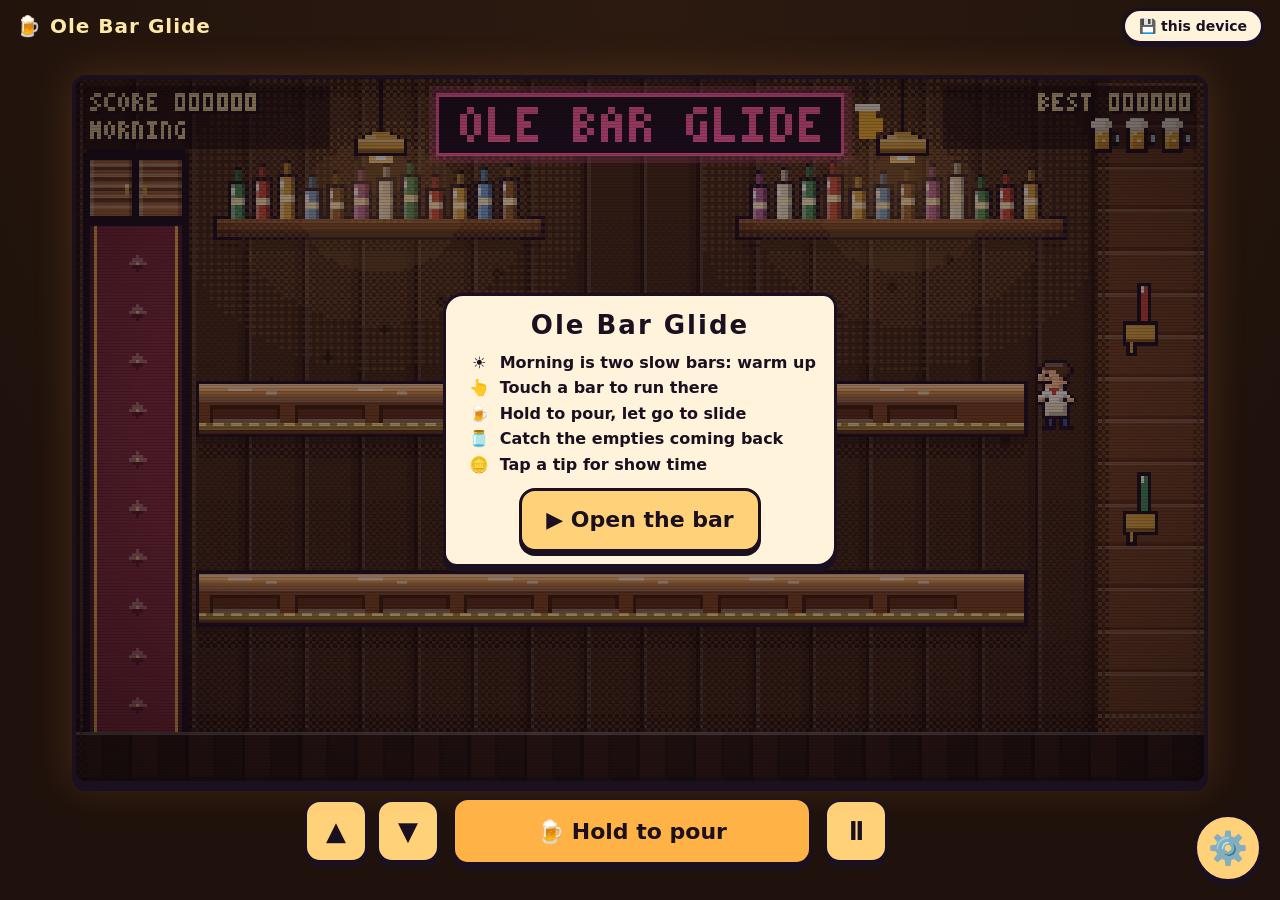
<file: index.html>
<!DOCTYPE html>
<html lang="en">
<head>
  <meta charset="utf-8">
  <meta name="viewport" content="width=device-width, initial-scale=1, viewport-fit=cover, user-scalable=no">
  <meta name="apple-mobile-web-app-capable" content="yes">
  <title>Ole Bar Glide</title>
  <link rel="stylesheet" href="css/style.css">
</head>
<body data-theme="saloon">
  <header class="top">
    <h1>🍺 Ole Bar Glide</h1>
    <button class="pill device" id="pill" type="button" title="Database status">💾 this device</button>
  </header>

  <main class="stage">
    <div class="screen" id="screen">
      <canvas id="game" width="320" height="200" aria-label="The bar"></canvas>
      <div class="crt" id="crt"></div>

      <div class="overlay" id="titleOverlay">
        <div class="card">
          <h2>Ole Bar Glide</h2>
          <ol class="how">
            <li><span>☀️</span> Morning is two slow bars: warm up</li>
            <li><span>👆</span> Touch a bar to run there</li>
            <li><span>🍺</span> Hold to pour, let go to slide</li>
            <li><span>🫙</span> Catch the empties coming back</li>
            <li><span>🪙</span> Tap a tip for show time</li>
          </ol>
          <button class="btn big" id="playBtn" type="button">▶ Open the bar</button>
        </div>
      </div>

      <div class="overlay" id="overOverlay" hidden>
        <div class="card">
          <h2>Closing time</h2>
          <p class="score" id="overScore">0</p>
          <p class="sub" id="overInfo"></p>
          <form class="initials" id="scoreForm">
            <input id="initials" maxlength="3" autocomplete="off" placeholder="AAA" aria-label="Your initials">
            <button class="btn" type="submit">💾 Save</button>
          </form>
          <ol class="topList" id="overTop"></ol>
          <button class="btn big" id="againBtn" type="button">▶ Pour again</button>
        </div>
      </div>
    </div>

    <div class="controls">
      <div class="lanePad">
        <button class="btn pad" id="upBtn" type="button" aria-label="Up one bar">▲</button>
        <button class="btn pad" id="downBtn" type="button" aria-label="Down one bar">▼</button>
      </div>
      <button class="btn pour" id="pourBtn" type="button">🍺 Hold to pour</button>
      <button class="btn pad" id="pauseBtn" type="button" aria-label="Pause">⏸</button>
    </div>
  </main>

  <button class="gear" id="gear" aria-label="Settings" aria-expanded="false" aria-controls="drawer">⚙️</button>
  <aside class="drawer" id="drawer" hidden>
    <div class="drawerHead"><h2>Settings</h2><button class="mini" id="closeDrawer" type="button" aria-label="Close">✖</button></div>

    <section class="panel" data-panel="game">
      <button class="panelHead" type="button" aria-expanded="true"><span>🎮</span><span class="panelTitle">Game</span><span class="panelMark">▾</span></button>
      <div class="panelBody">
        <div class="setting"><label>Start the day at</label>
          <div class="seg" data-key="start"><button data-v="1">☀️ Morning</button><button data-v="3">🌤️ Afternoon</button><button data-v="5">🌙 Night</button></div>
          <p class="sub">Morning is two slow bars to warm up. Changing this starts a new game.</p></div>
        <div class="setting"><label>Speed</label>
          <div class="seg" data-key="speed"><button data-v="slow">🐢 Slow</button><button data-v="normal">Normal</button><button data-v="fast">🐇 Fast</button></div></div>
        <div class="setting"><label for="glass">Empty glasses coming back: <b id="glassVal"></b></label>
          <input type="range" id="glass" data-key="glass" min="0.5" max="1.5" step="0.25">
          <p class="sub">How fast an empty mug slides back to you. Slower gives you more time.</p></div>
        <div class="setting"><label for="events">Bonus events: <b id="eventsVal"></b></label>
          <input type="range" id="events" data-key="events" min="0" max="4" step="1">
          <p class="sub">A drunk dancer, a bar fight, a celebration or a helper on a break. Off to Lots; they come at uneven times.</p></div>
        <div class="setting"><label>Glasses you can break</label>
          <div class="seg" data-key="glasses"><button data-v="3">3</button><button data-v="5">5</button></div>
          <p class="sub">Counts from the next game.</p></div>
        <div class="setting"><label>When the boss comes</label>
          <div class="seg" data-key="ending"><button data-v="spank">👋 Spank</button><button data-v="gentle">☝️ Telling off</button></div></div>
      </div>
    </section>

    <section class="panel" data-panel="look">
      <button class="panelHead" type="button" aria-expanded="true"><span>🎨</span><span class="panelTitle">Look and sound</span><span class="panelMark">▾</span></button>
      <div class="panelBody">
        <div class="setting"><label>Room</label>
          <div class="seg" data-key="theme"><button data-v="saloon">🌙 Saloon night</button><button data-v="pastel">☀️ Pastel day</button></div></div>
        <div class="setting"><label>Old TV lines</label>
          <div class="seg" data-key="crt"><button data-v="1">On</button><button data-v="0">Off</button></div></div>
        <div class="setting"><label>Sound</label>
          <div class="seg" data-key="sound"><button data-v="1">On</button><button data-v="0">Off</button></div></div>
        <div class="setting"><label>Music</label>
          <div class="seg" data-key="music"><button data-v="1">🎵 On</button><button data-v="0">Off</button></div></div>
      </div>
    </section>

    <section class="panel" data-panel="pages">
      <button class="panelHead" type="button" aria-expanded="true"><span>🎛️</span><span class="panelTitle">Pages</span><span class="panelMark">▾</span></button>
      <div class="panelBody">
        <a class="btn ghost link" href="synth.html">🎛️ Sound lab: play with the synthesizer</a>
        <a class="btn ghost link" href="v1/index.html">🕹️ Version 1: the pixel original (0.4.0)</a>
      </div>
    </section>

    <section class="panel" data-panel="notes">
      <button class="panelHead" type="button" aria-expanded="true"><span>📝</span><span class="panelTitle">Notes for improvement</span><span class="panelMark">▾</span></button>
      <div class="panelBody">
        <p class="sub" id="noteWhere"></p>
        <textarea id="noteText" rows="3" placeholder="What would make this better?"></textarea>
        <div class="row">
          <button class="btn" id="noteSave" type="button">Save note</button>
          <button class="btn ghost" id="noteCopy" type="button">Copy notes</button>
          <select id="noteFilter" aria-label="Which notes"><option value="open">Open</option><option value="all">All</option></select>
        </div>
        <ul class="noteList" id="noteList"></ul>
      </div>
    </section>

    <section class="panel" data-panel="scores">
      <button class="panelHead" type="button" aria-expanded="true"><span>🏆</span><span class="panelTitle">Top scores</span><span class="panelMark">▾</span></button>
      <div class="panelBody">
        <p class="sub">This device</p>
        <ol class="topList" id="localTop"></ol>
        <p class="sub">Family</p>
        <ol class="topList" id="familyTop"><li>Sign in to see the family scores.</li></ol>
      </div>
    </section>

    <section class="panel" data-panel="db" data-open="false">
      <button class="panelHead" type="button" aria-expanded="false"><span>☁️</span><span class="panelTitle">Family database</span><span class="panelMark">▾</span></button>
      <div class="panelBody">
        <p class="sub" id="signInStatus"></p>
        <form class="signForm" id="signInForm">
          <input id="signEmail" type="email" autocomplete="username" placeholder="Email" required>
          <input id="signPassword" type="password" autocomplete="current-password" placeholder="Password" required>
          <button class="btn" type="submit">🔑 Sign in</button>
        </form>
        <button class="btn ghost" id="signOut" type="button" hidden>🚪 Sign out</button>
        <button class="btn ghost" id="checkDb" type="button">🔎 Check database</button>
        <p class="sub pre" id="dbCheck"></p>
      </div>
    </section>

    <label class="toggle"><input type="checkbox" id="showErrors"> Show errors</label>

    <section class="panel" data-panel="info" data-open="false">
      <button class="panelHead" type="button" aria-expanded="false"><span>ℹ️</span><span class="panelTitle">Version</span><span class="panelMark">▾</span></button>
      <div class="panelBody">
        <p class="sub" id="versionLine"></p>
        <ul class="changes" id="changelog"></ul>
      </div>
    </section>
  </aside>
  <div id="errorsPanel" class="errorsPanel" hidden></div>

  <script src="js/config.js"></script>
  <script src="js/sprites.js"></script>
  <script src="js/sound.js"></script>
  <script src="js/game.js"></script>
  <script src="js/app.js"></script>
</body>
</html>
</file>
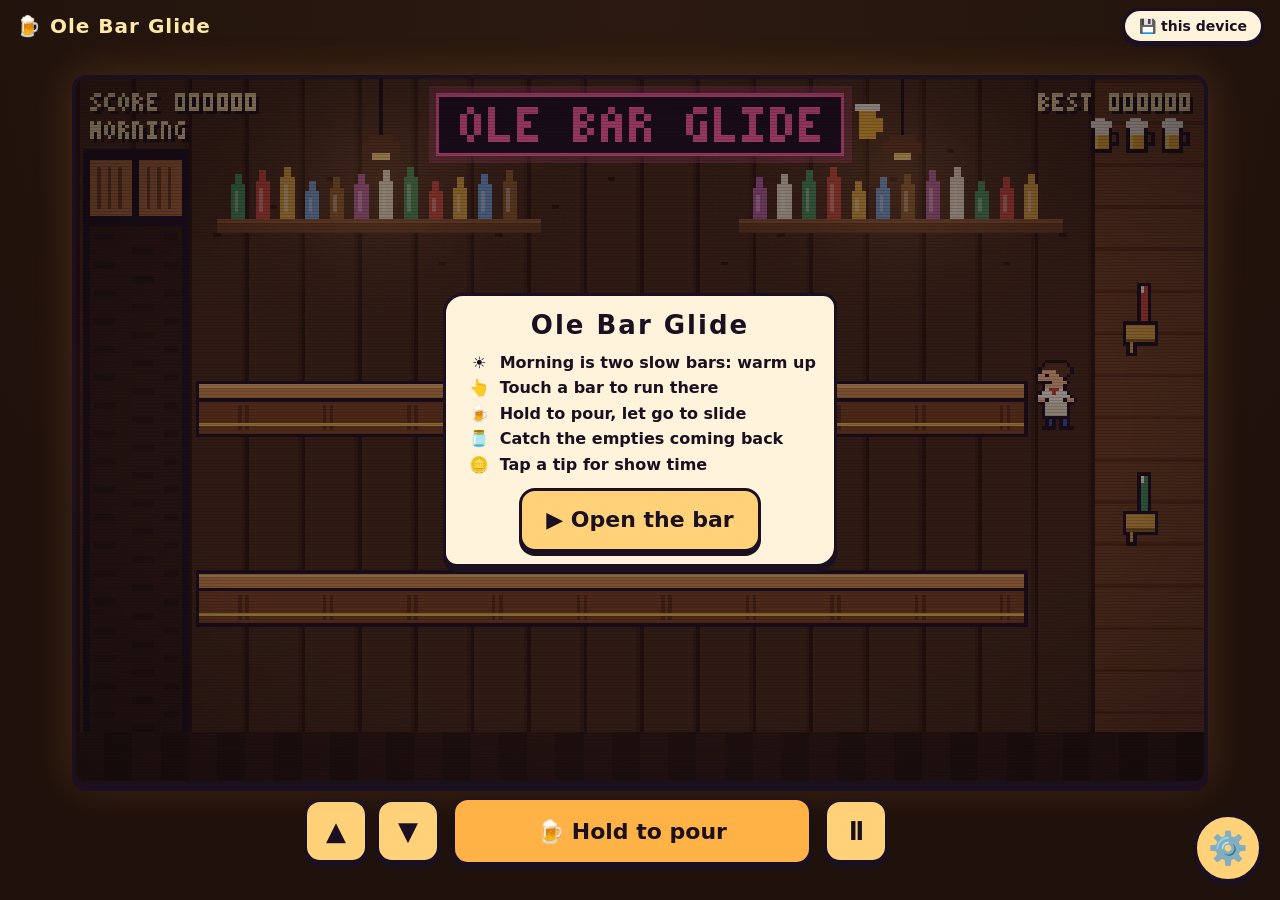
<file: v1/index.html>
<!DOCTYPE html>
<html lang="en">
<head>
  <meta charset="utf-8">
  <meta name="viewport" content="width=device-width, initial-scale=1, viewport-fit=cover, user-scalable=no">
  <meta name="apple-mobile-web-app-capable" content="yes">
  <title>V1 · Ole Bar Glide</title>
  <link rel="stylesheet" href="css/style.css">
</head>
<body data-theme="saloon">
  <header class="top">
    <h1>🍺 Ole Bar Glide</h1>
    <button class="pill device" id="pill" type="button" title="Database status">💾 this device</button>
  </header>

  <main class="stage">
    <div class="screen" id="screen">
      <canvas id="game" width="320" height="200" aria-label="The bar"></canvas>
      <div class="crt" id="crt"></div>

      <div class="overlay" id="titleOverlay">
        <div class="card">
          <h2>Ole Bar Glide</h2>
          <ol class="how">
            <li><span>☀️</span> Morning is two slow bars: warm up</li>
            <li><span>👆</span> Touch a bar to run there</li>
            <li><span>🍺</span> Hold to pour, let go to slide</li>
            <li><span>🫙</span> Catch the empties coming back</li>
            <li><span>🪙</span> Tap a tip for show time</li>
          </ol>
          <button class="btn big" id="playBtn" type="button">▶ Open the bar</button>
        </div>
      </div>

      <div class="overlay" id="overOverlay" hidden>
        <div class="card">
          <h2>Closing time</h2>
          <p class="score" id="overScore">0</p>
          <p class="sub" id="overInfo"></p>
          <form class="initials" id="scoreForm">
            <input id="initials" maxlength="3" autocomplete="off" placeholder="AAA" aria-label="Your initials">
            <button class="btn" type="submit">💾 Save</button>
          </form>
          <ol class="topList" id="overTop"></ol>
          <button class="btn big" id="againBtn" type="button">▶ Pour again</button>
        </div>
      </div>
    </div>

    <div class="controls">
      <div class="lanePad">
        <button class="btn pad" id="upBtn" type="button" aria-label="Up one bar">▲</button>
        <button class="btn pad" id="downBtn" type="button" aria-label="Down one bar">▼</button>
      </div>
      <button class="btn pour" id="pourBtn" type="button">🍺 Hold to pour</button>
      <button class="btn pad" id="pauseBtn" type="button" aria-label="Pause">⏸</button>
    </div>
  </main>

  <button class="gear" id="gear" aria-label="Settings" aria-expanded="false" aria-controls="drawer">⚙️</button>
  <aside class="drawer" id="drawer" hidden>
    <div class="drawerHead"><h2>Settings</h2><button class="mini" id="closeDrawer" type="button" aria-label="Close">✖</button></div>

    <section class="panel" data-panel="game">
      <button class="panelHead" type="button" aria-expanded="true"><span>🎮</span><span class="panelTitle">Game</span><span class="panelMark">▾</span></button>
      <div class="panelBody">
        <div class="setting"><label>Start the day at</label>
          <div class="seg" data-key="start"><button data-v="1">☀️ Morning</button><button data-v="3">🌤️ Afternoon</button><button data-v="5">🌙 Night</button></div>
          <p class="sub">Morning is two slow bars to warm up. Changing this starts a new game.</p></div>
        <div class="setting"><label>Speed</label>
          <div class="seg" data-key="speed"><button data-v="slow">🐢 Slow</button><button data-v="normal">Normal</button><button data-v="fast">🐇 Fast</button></div></div>
        <div class="setting"><label for="glass">Empty glasses coming back: <b id="glassVal"></b></label>
          <input type="range" id="glass" data-key="glass" min="0.5" max="1.5" step="0.25">
          <p class="sub">How fast an empty mug slides back to you. Slower gives you more time.</p></div>
        <div class="setting"><label for="events">Bonus events: <b id="eventsVal"></b></label>
          <input type="range" id="events" data-key="events" min="0" max="4" step="1">
          <p class="sub">A drunk dancer, a bar fight, a celebration or a helper on a break. Off to Lots; they come at uneven times.</p></div>
        <div class="setting"><label>Glasses you can break</label>
          <div class="seg" data-key="glasses"><button data-v="3">3</button><button data-v="5">5</button></div>
          <p class="sub">Counts from the next game.</p></div>
        <div class="setting"><label>When the boss comes</label>
          <div class="seg" data-key="ending"><button data-v="spank">👋 Spank</button><button data-v="gentle">☝️ Telling off</button></div></div>
      </div>
    </section>

    <section class="panel" data-panel="look">
      <button class="panelHead" type="button" aria-expanded="true"><span>🎨</span><span class="panelTitle">Look and sound</span><span class="panelMark">▾</span></button>
      <div class="panelBody">
        <div class="setting"><label>Room</label>
          <div class="seg" data-key="theme"><button data-v="saloon">🌙 Saloon night</button><button data-v="pastel">☀️ Pastel day</button></div></div>
        <div class="setting"><label>Old TV lines</label>
          <div class="seg" data-key="crt"><button data-v="1">On</button><button data-v="0">Off</button></div></div>
        <div class="setting"><label>Sound</label>
          <div class="seg" data-key="sound"><button data-v="1">On</button><button data-v="0">Off</button></div></div>
        <div class="setting"><label>Music</label>
          <div class="seg" data-key="music"><button data-v="1">🎵 On</button><button data-v="0">Off</button></div></div>
      </div>
    </section>

    <section class="panel" data-panel="pages">
      <button class="panelHead" type="button" aria-expanded="true"><span>🎛️</span><span class="panelTitle">Pages</span><span class="panelMark">▾</span></button>
      <div class="panelBody">
        <a class="btn ghost link" href="../synth.html">🎛️ Sound lab: play with the synthesizer</a>
        <a class="btn ghost link" href="../index.html">✨ Back to the current version</a>
      </div>
    </section>

    <section class="panel" data-panel="notes">
      <button class="panelHead" type="button" aria-expanded="true"><span>📝</span><span class="panelTitle">Notes for improvement</span><span class="panelMark">▾</span></button>
      <div class="panelBody">
        <p class="sub" id="noteWhere"></p>
        <textarea id="noteText" rows="3" placeholder="What would make this better?"></textarea>
        <div class="row">
          <button class="btn" id="noteSave" type="button">Save note</button>
          <button class="btn ghost" id="noteCopy" type="button">Copy notes</button>
          <select id="noteFilter" aria-label="Which notes"><option value="open">Open</option><option value="all">All</option></select>
        </div>
        <ul class="noteList" id="noteList"></ul>
      </div>
    </section>

    <section class="panel" data-panel="scores">
      <button class="panelHead" type="button" aria-expanded="true"><span>🏆</span><span class="panelTitle">Top scores</span><span class="panelMark">▾</span></button>
      <div class="panelBody">
        <p class="sub">This device</p>
        <ol class="topList" id="localTop"></ol>
        <p class="sub">Family</p>
        <ol class="topList" id="familyTop"><li>Sign in to see the family scores.</li></ol>
      </div>
    </section>

    <section class="panel" data-panel="db" data-open="false">
      <button class="panelHead" type="button" aria-expanded="false"><span>☁️</span><span class="panelTitle">Family database</span><span class="panelMark">▾</span></button>
      <div class="panelBody">
        <p class="sub" id="signInStatus"></p>
        <form class="signForm" id="signInForm">
          <input id="signEmail" type="email" autocomplete="username" placeholder="Email" required>
          <input id="signPassword" type="password" autocomplete="current-password" placeholder="Password" required>
          <button class="btn" type="submit">🔑 Sign in</button>
        </form>
        <button class="btn ghost" id="signOut" type="button" hidden>🚪 Sign out</button>
        <button class="btn ghost" id="checkDb" type="button">🔎 Check database</button>
        <p class="sub pre" id="dbCheck"></p>
      </div>
    </section>

    <label class="toggle"><input type="checkbox" id="showErrors"> Show errors</label>

    <section class="panel" data-panel="info" data-open="false">
      <button class="panelHead" type="button" aria-expanded="false"><span>ℹ️</span><span class="panelTitle">Version</span><span class="panelMark">▾</span></button>
      <div class="panelBody">
        <p class="sub" id="versionLine"></p>
        <ul class="changes" id="changelog"></ul>
      </div>
    </section>
  </aside>
  <div id="errorsPanel" class="errorsPanel" hidden></div>

  <script src="js/config.js"></script>
  <script src="js/sprites.js"></script>
  <script src="js/sound.js"></script>
  <script src="js/game.js"></script>
  <script src="js/app.js"></script>
</body>
</html>
</file>
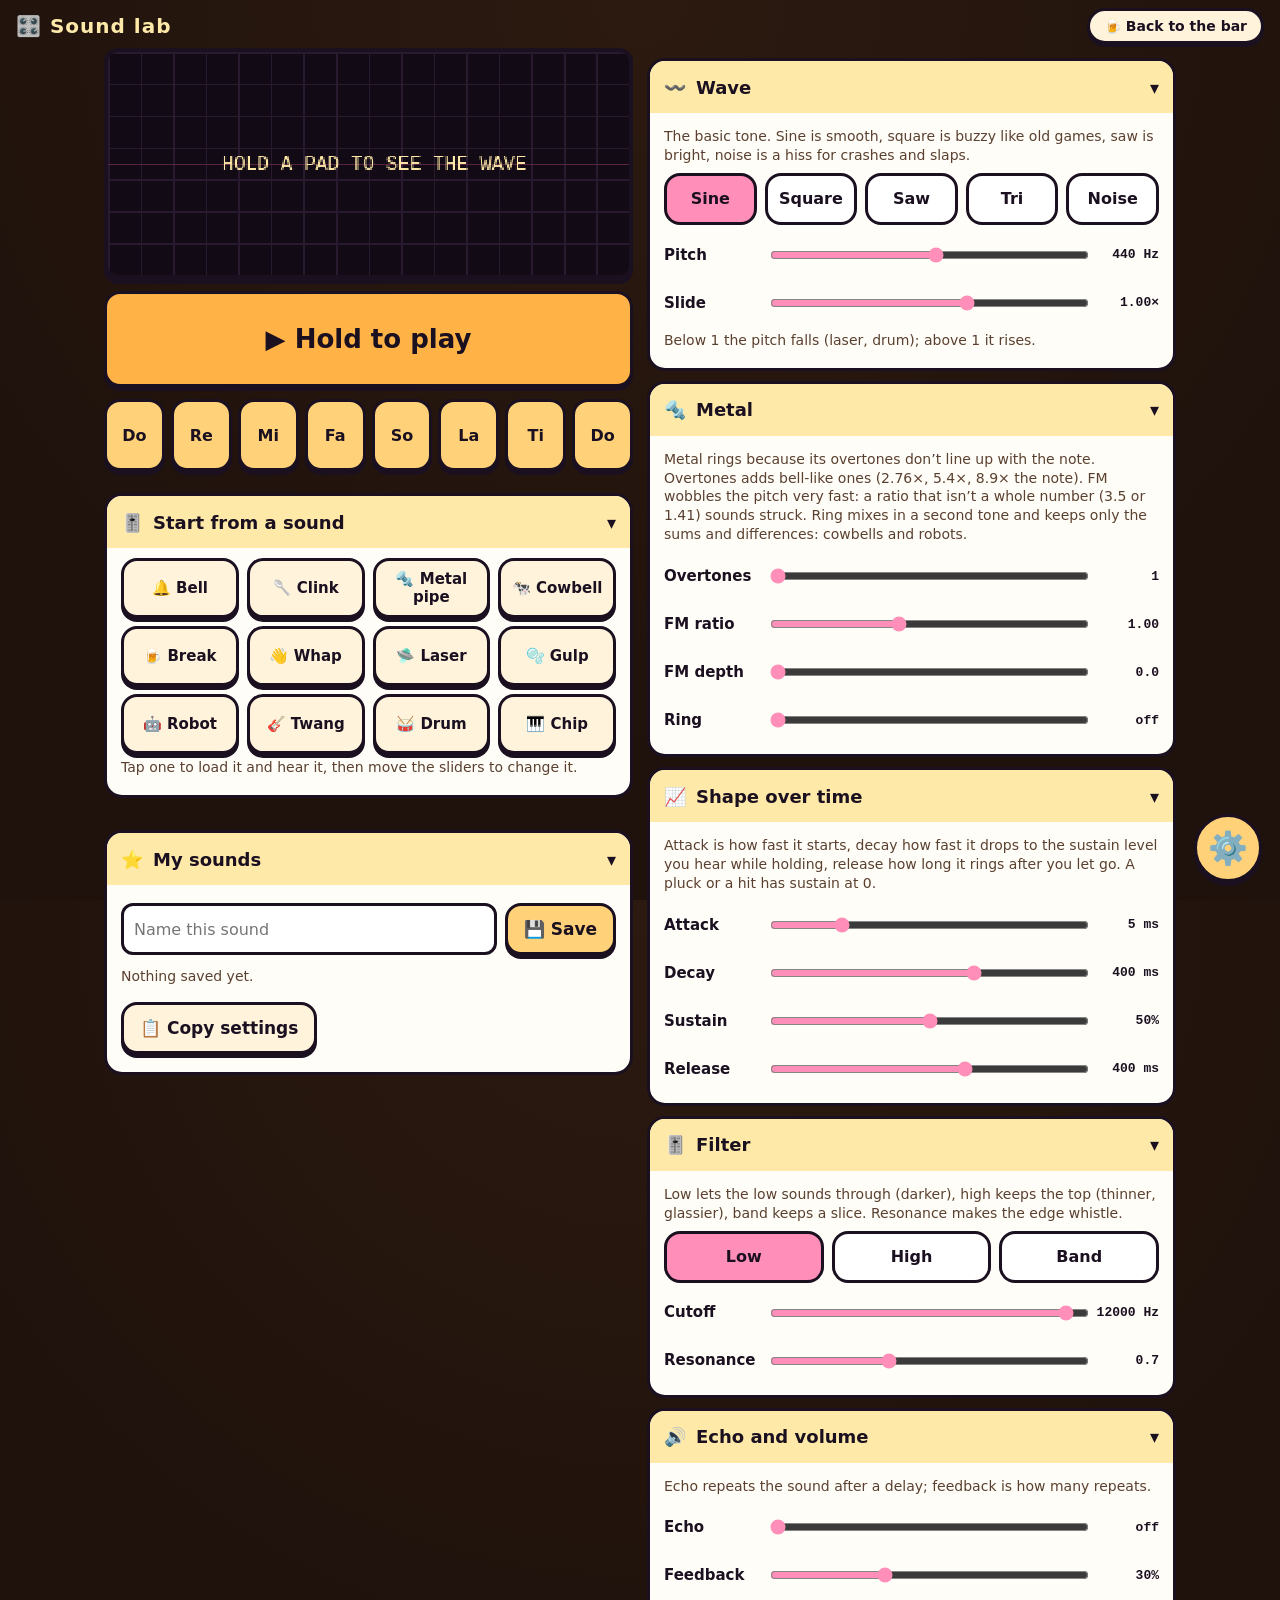
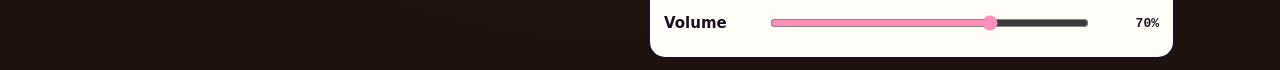
<file: synth.html>
<!DOCTYPE html>
<html lang="en">
<head>
  <meta charset="utf-8">
  <meta name="viewport" content="width=device-width, initial-scale=1, viewport-fit=cover">
  <title>Sound lab · Ole Bar Glide</title>
  <link rel="stylesheet" href="css/style.css">
  <style>
    /* Sound lab: a page that scrolls (the game page does not). */
    body { display: block; overflow: auto; padding-bottom: 110px; }
    .lab { width: min(1100px, 100%); margin: 0 auto; padding: 0 14px; display: grid; gap: 14px; grid-template-columns: minmax(0, 1fr) minmax(0, 1fr); }
    @media (max-width: 820px) { .lab { grid-template-columns: minmax(0, 1fr); } }
    .play { display: grid; gap: 12px; align-content: start; }
    .scope { width: 100%; aspect-ratio: 16 / 7; border: 4px solid var(--ink); border-radius: 14px; background: #120a14; box-shadow: 0 5px 0 var(--ink); image-rendering: pixelated; display: block; }
    .bigPad { min-height: 96px; font-size: 26px; width: 100%; background: #ffb347; touch-action: none; -webkit-user-select: none; }
    .keys { display: grid; grid-template-columns: repeat(8, minmax(0, 1fr)); gap: 6px; }
    .keys .btn { min-height: 72px; padding: 0; font-size: 16px; touch-action: none; }
    .presets { display: grid; grid-template-columns: repeat(4, minmax(0, 1fr)); gap: 8px; }
    .presets .btn { min-height: 60px; padding: 0 4px; font-size: 15px; }
    @media (max-width: 480px) { .presets { grid-template-columns: repeat(2, minmax(0, 1fr)); } .keys .btn { font-size: 13px; } }
    .knobs { color: var(--ink); }
    .knob { display: grid; grid-template-columns: 96px minmax(0, 1fr) 64px; align-items: center; gap: 8px; min-height: 48px; }
    .knob label { font-weight: 800; font-size: 15px; }
    .knob output { font: 700 13px monospace; text-align: right; }
    .knob input[type=range] { width: 100%; height: 36px; accent-color: #ff8fb8; }
    .how { font-size: 14px; font-weight: 500; color: var(--sub); margin: 4px 0 8px; }
    .mine { display: flex; flex-wrap: wrap; gap: 8px; margin-top: 8px; }
    .mine .btn { min-height: 48px; font-size: 15px; }
    .row input[type=text] { flex: 1; min-height: 52px; font: 16px system-ui, sans-serif; border: 3px solid var(--ink); border-radius: 12px; padding: 0 10px; min-width: 0; }
    .top a.pill { color: var(--ink); text-decoration: none; display: inline-flex; align-items: center; }
  </style>
</head>
<body data-theme="saloon">
  <header class="top">
    <h1>🎛️ Sound lab</h1>
    <a class="pill" href="index.html">🍺 Back to the bar</a>
  </header>

  <main class="lab">
    <div class="play">
      <canvas class="scope" id="scope" width="320" height="140" aria-label="The sound wave"></canvas>
      <button class="btn bigPad" id="pad" type="button">▶ Hold to play</button>
      <div class="keys" id="keys"></div>
      <section class="panel" data-panel="presets">
        <button class="panelHead" type="button" aria-expanded="true"><span>🎚️</span><span class="panelTitle">Start from a sound</span><span class="panelMark">▾</span></button>
        <div class="panelBody">
          <div class="presets" id="presets"></div>
          <p class="how">Tap one to load it and hear it, then move the sliders to change it.</p>
        </div>
      </section>
      <section class="panel" data-panel="mine">
        <button class="panelHead" type="button" aria-expanded="true"><span>⭐</span><span class="panelTitle">My sounds</span><span class="panelMark">▾</span></button>
        <div class="panelBody">
          <div class="row"><input type="text" id="saveName" maxlength="24" placeholder="Name this sound"><button class="btn" id="saveBtn" type="button">💾 Save</button></div>
          <div class="mine" id="mine"></div>
          <div class="row"><button class="btn ghost" id="copyBtn" type="button">📋 Copy settings</button></div>
        </div>
      </section>
    </div>

    <div class="knobs" id="knobs"></div>
  </main>

  <button class="gear" id="gear" aria-label="Settings" aria-expanded="false" aria-controls="drawer">⚙️</button>
  <aside class="drawer" id="drawer" hidden>
    <div class="drawerHead"><h2>Settings</h2><button class="mini" id="closeDrawer" type="button" aria-label="Close">✖</button></div>
    <div class="setting"><a class="btn ghost link" href="index.html">🍺 Back to the bar</a></div>
    <label class="toggle"><input type="checkbox" id="showErrors"> Show errors</label>
    <p class="sub" id="versionLine"></p>
  </aside>
  <div id="errorsPanel" class="errorsPanel" hidden></div>

  <script src="js/config.js"></script>
  <script>
  /* Sound lab: one synthesizer voice per touch, built from Web Audio nodes.
   *   source (waves with metal overtones, or noise) → ring mixer → filter → envelope → volume → echo → speakers
   * Settings live in one object, P; every slider writes to it. Saved sounds stay on this device. */
  (function () {
    'use strict';
    const $ = id => document.getElementById(id);
    const store = {
      get(k, d) { try { const v = localStorage.getItem(k); return v === null ? d : JSON.parse(v); } catch (e) { return d; } },
      set(k, v) { try { localStorage.setItem(k, JSON.stringify(v)); } catch (e) {} }
    };

    // ---- errors, opt-in at the bottom ----
    const errors = [];
    let showErrors = store.get('barglide.lab.errors', false);
    function renderErrors() { $('errorsPanel').hidden = !showErrors; $('errorsPanel').textContent = errors.length ? errors.join('\n') : 'No problems so far.'; }
    function logError(m) { errors.push(new Date().toLocaleTimeString() + '  ' + m); renderErrors(); }
    window.addEventListener('error', e => logError(e.message));
    $('showErrors').checked = showErrors;
    $('showErrors').addEventListener('change', e => { showErrors = e.target.checked; store.set('barglide.lab.errors', showErrors); renderErrors(); });
    $('versionLine').textContent = 'Ole Bar Glide ' + (window.BG && BG.VERSION || '') + ' · Sound lab';
    const gear = $('gear'), drawer = $('drawer');
    const setDrawer = open => { drawer.hidden = !open; gear.setAttribute('aria-expanded', String(open)); };
    gear.onclick = () => setDrawer(drawer.hidden);
    $('closeDrawer').onclick = () => setDrawer(false);
    renderErrors();

    // ---- the settings ----
    // Inharmonic overtones of a struck bar or bell (times the note): this is where "metal" comes from.
    const RATIOS = [1, 2.76, 5.40, 8.93, 13.34, 19.64];
    const DEFAULT = { wave: 'sine', freq: 440, slide: 1, partials: 1, fmRatio: 1, fmDepth: 0, ring: 0,
      attack: 0.005, decay: 0.4, sustain: 0.5, release: 0.4, filter: 'lowpass', cutoff: 12000, q: 0.7,
      echo: 0, feedback: 0.3, volume: 0.7 };
    const PRESETS = {
      '🔔 Bell':       { wave: 'sine', freq: 880, partials: 5, decay: 1.6, sustain: 0, release: 1.2, echo: 0.22, feedback: 0.3 },
      '🥄 Clink':      { wave: 'triangle', freq: 1760, partials: 3, attack: 0.001, decay: 0.15, sustain: 0, release: 0.1, filter: 'highpass', cutoff: 1200 },
      '🔩 Metal pipe': { wave: 'sine', freq: 300, partials: 6, fmRatio: 3.5, fmDepth: 2, attack: 0.001, decay: 1.3, sustain: 0, release: 0.8, echo: 0.12, feedback: 0.4 },
      '🐄 Cowbell':    { wave: 'square', freq: 560, ring: 260, attack: 0.001, decay: 0.3, sustain: 0, release: 0.15, filter: 'bandpass', cutoff: 800, q: 3 },
      '🍺 Break':      { wave: 'noise', attack: 0.001, decay: 0.35, sustain: 0, release: 0.1, filter: 'highpass', cutoff: 3000 },
      '👋 Whap':       { wave: 'noise', attack: 0.001, decay: 0.12, sustain: 0, release: 0.05, filter: 'lowpass', cutoff: 1800 },
      '🛸 Laser':      { wave: 'square', freq: 1800, slide: 0.12, attack: 0.001, decay: 0.3, sustain: 0, release: 0.05 },
      '🫧 Gulp':       { wave: 'sine', freq: 220, slide: 0.5, attack: 0.005, decay: 0.15, sustain: 0, release: 0.05 },
      '🤖 Robot':      { wave: 'saw', freq: 140, ring: 90, sustain: 0.8, filter: 'lowpass', cutoff: 2400, q: 6 },
      '🎸 Twang':      { wave: 'saw', freq: 196, slide: 0.98, decay: 0.9, sustain: 0, release: 0.3, filter: 'lowpass', cutoff: 1500, q: 9 },
      '🥁 Drum':       { wave: 'sine', freq: 150, slide: 0.35, attack: 0.001, decay: 0.25, sustain: 0, release: 0.05 },
      '🎹 Chip':       { wave: 'square', freq: 523, sustain: 0.6, release: 0.15, filter: 'lowpass', cutoff: 5000 }
    };
    let P = Object.assign({}, DEFAULT, store.get('barglide.lab.current', {}));

    // ---- controls (built from this list) ----
    const log = (min, max) => ({ toS: v => Math.log(v / min) / Math.log(max / min), fromS: s => min * Math.pow(max / min, s) });
    const lin = (min, max) => ({ toS: v => (v - min) / (max - min), fromS: s => min + (max - min) * s });
    const PANELS = [
      { id: 'wave', icon: '〰️', title: 'Wave', how: 'The basic tone. Sine is smooth, square is buzzy like old games, saw is bright, noise is a hiss for crashes and slaps.', rows: [
        { key: 'wave', seg: [['sine', 'Sine'], ['square', 'Square'], ['saw', 'Saw'], ['triangle', 'Tri'], ['noise', 'Noise']] },
        { key: 'freq', label: 'Pitch', scale: log(40, 4000), fmt: v => Math.round(v) + ' Hz' },
        { key: 'slide', label: 'Slide', scale: log(0.1, 4), fmt: v => v.toFixed(2) + '×', hint: 'Below 1 the pitch falls (laser, drum); above 1 it rises.' }
      ] },
      { id: 'metal', icon: '🔩', title: 'Metal', how: 'Metal rings because its overtones don’t line up with the note. Overtones adds bell-like ones (2.76×, 5.4×, 8.9× the note). FM wobbles the pitch very fast: a ratio that isn’t a whole number (3.5 or 1.41) sounds struck. Ring mixes in a second tone and keeps only the sums and differences: cowbells and robots.', rows: [
        { key: 'partials', label: 'Overtones', scale: lin(1, 6), step: 1, fmt: v => String(Math.round(v)) },
        { key: 'fmRatio', label: 'FM ratio', scale: log(0.25, 8), fmt: v => v.toFixed(2) },
        { key: 'fmDepth', label: 'FM depth', scale: lin(0, 10), fmt: v => v.toFixed(1) },
        { key: 'ring', label: 'Ring', scale: lin(0, 2000), fmt: v => v < 1 ? 'off' : Math.round(v) + ' Hz' }
      ] },
      { id: 'env', icon: '📈', title: 'Shape over time', how: 'Attack is how fast it starts, decay how fast it drops to the sustain level you hear while holding, release how long it rings after you let go. A pluck or a hit has sustain at 0.', rows: [
        { key: 'attack', label: 'Attack', scale: log(0.001, 2), fmt: v => Math.round(v * 1000) + ' ms' },
        { key: 'decay', label: 'Decay', scale: log(0.01, 3), fmt: v => Math.round(v * 1000) + ' ms' },
        { key: 'sustain', label: 'Sustain', scale: lin(0, 1), fmt: v => Math.round(v * 100) + '%' },
        { key: 'release', label: 'Release', scale: log(0.01, 4), fmt: v => Math.round(v * 1000) + ' ms' }
      ] },
      { id: 'filter', icon: '🎚️', title: 'Filter', how: 'Low lets the low sounds through (darker), high keeps the top (thinner, glassier), band keeps a slice. Resonance makes the edge whistle.', rows: [
        { key: 'filter', seg: [['lowpass', 'Low'], ['highpass', 'High'], ['bandpass', 'Band']] },
        { key: 'cutoff', label: 'Cutoff', scale: log(50, 16000), fmt: v => Math.round(v) + ' Hz' },
        { key: 'q', label: 'Resonance', scale: log(0.1, 20), fmt: v => v.toFixed(1) }
      ] },
      { id: 'space', icon: '🔊', title: 'Echo and volume', how: 'Echo repeats the sound after a delay; feedback is how many repeats.', rows: [
        { key: 'echo', label: 'Echo', scale: lin(0, 0.8), fmt: v => v < 0.01 ? 'off' : Math.round(v * 1000) + ' ms' },
        { key: 'feedback', label: 'Feedback', scale: lin(0, 0.85), fmt: v => Math.round(v * 100) + '%' },
        { key: 'volume', label: 'Volume', scale: lin(0, 1), fmt: v => Math.round(v * 100) + '%' }
      ] }
    ];
    const inputs = {};
    function buildKnobs() {
      const root = $('knobs');
      PANELS.forEach(pn => {
        const sec = document.createElement('section');
        sec.className = 'panel'; sec.dataset.panel = pn.id;
        sec.innerHTML = '<button class="panelHead" type="button" aria-expanded="true"><span>' + pn.icon + '</span><span class="panelTitle">' + pn.title +
          '</span><span class="panelMark">▾</span></button><div class="panelBody"><p class="how"></p></div>';
        sec.querySelector('.how').textContent = pn.how;
        const body = sec.querySelector('.panelBody');
        pn.rows.forEach(r => {
          if (r.seg) {
            const seg = document.createElement('div'); seg.className = 'seg'; seg.style.margin = '6px 0';
            r.seg.forEach(([v, label]) => {
              const b = document.createElement('button'); b.type = 'button'; b.textContent = label; b.dataset.v = v;
              b.onclick = () => { P[r.key] = v; changed(); };
              seg.appendChild(b);
            });
            inputs[r.key] = { seg, r };
            body.appendChild(seg);
            return;
          }
          const row = document.createElement('div'); row.className = 'knob';
          row.innerHTML = '<label></label><input type="range" min="0" max="1000"><output></output>';
          row.querySelector('label').textContent = r.label;
          const inp = row.querySelector('input'), out = row.querySelector('output');
          inp.setAttribute('aria-label', r.label);
          inp.oninput = () => {
            let v = r.scale.fromS(inp.value / 1000);
            if (r.step) v = Math.round(v);
            P[r.key] = v; out.textContent = r.fmt(v); changed(true);
          };
          inputs[r.key] = { inp, out, r };
          body.appendChild(row);
          if (r.hint) { const h = document.createElement('p'); h.className = 'how'; h.textContent = r.hint; body.appendChild(h); }
        });
        root.appendChild(sec);
      });
    }
    function renderKnobs() {
      for (const k in inputs) {
        const c = inputs[k];
        if (c.seg) c.seg.querySelectorAll('button').forEach(b => b.classList.toggle('on', b.dataset.v === P[k]));
        else { c.inp.value = Math.round(Math.max(0, Math.min(1, c.r.scale.toS(Math.max(P[k], 1e-6)))) * 1000); c.out.textContent = c.r.fmt(P[k]); }
      }
    }
    function changed(fromSlider) { store.set('barglide.lab.current', P); if (!fromSlider) renderKnobs(); updateEcho(); }

    // ---- the engine ----
    let ac = null, master, delay, fb, wet, analyser, noiseBuf;
    function audio() {
      if (!ac) {
        const AC = window.AudioContext || window.webkitAudioContext;
        if (!AC) { logError('This browser has no Web Audio.'); return null; }
        ac = new AC();
        master = ac.createGain(); master.gain.value = 0.5;
        analyser = ac.createAnalyser(); analyser.fftSize = 1024;
        delay = ac.createDelay(1); fb = ac.createGain(); wet = ac.createGain();
        master.connect(analyser); master.connect(delay); delay.connect(fb); fb.connect(delay); delay.connect(wet); wet.connect(analyser);
        analyser.connect(ac.destination);
        noiseBuf = ac.createBuffer(1, ac.sampleRate * 2, ac.sampleRate);
        const d = noiseBuf.getChannelData(0); for (let i = 0; i < d.length; i++) d[i] = Math.random() * 2 - 1;
        updateEcho();
      }
      if (ac.state === 'suspended') ac.resume();
      return ac;
    }
    function updateEcho() {
      if (!ac) return;
      delay.delayTime.setTargetAtTime(Math.max(0.01, P.echo), ac.currentTime, 0.02);
      fb.gain.setTargetAtTime(P.echo < 0.01 ? 0 : P.feedback, ac.currentTime, 0.02);
      wet.gain.setTargetAtTime(P.echo < 0.01 ? 0 : 0.6, ac.currentTime, 0.02);
    }
    function voice(freq) {
      if (!audio()) return null;
      const t = ac.currentTime + 0.005, p = Object.assign({}, P);
      const stops = [];
      const sum = ac.createGain();
      const filt = ac.createBiquadFilter(); filt.type = p.filter; filt.frequency.value = p.cutoff; filt.Q.value = p.q;
      const env = ac.createGain(); env.gain.value = 0;
      const glideTo = (param, base) => {
        param.setValueAtTime(base, t);
        if (Math.abs(p.slide - 1) > 0.01) param.exponentialRampToValueAtTime(Math.max(20, base * p.slide), t + p.attack + p.decay);
      };
      if (p.wave === 'noise') {
        const src = ac.createBufferSource(); src.buffer = noiseBuf; src.loop = true; src.connect(sum); src.start(t); stops.push(src);
      } else {
        const n = Math.max(1, Math.round(p.partials));
        let fm = null;
        if (p.fmDepth > 0.01) {
          const mod = ac.createOscillator(); mod.frequency.value = freq * p.fmRatio;
          fm = ac.createGain(); fm.gain.value = p.fmDepth * freq;
          mod.connect(fm); mod.start(t); stops.push(mod);
        }
        for (let k = 0; k < n; k++) {
          const o = ac.createOscillator(); o.type = p.wave === 'saw' ? 'sawtooth' : p.wave;
          glideTo(o.frequency, freq * RATIOS[k]);
          if (fm) fm.connect(o.frequency);
          const g = ac.createGain(); g.gain.value = 1 / (k + 1) / Math.sqrt(n);
          o.connect(g); g.connect(sum); o.start(t); stops.push(o);
        }
      }
      if (p.ring >= 1) {
        const ring = ac.createGain(); ring.gain.value = 0;
        const ro = ac.createOscillator(); ro.frequency.value = p.ring; ro.connect(ring.gain); ro.start(t); stops.push(ro);
        sum.connect(ring); ring.connect(filt);
      } else sum.connect(filt);
      filt.connect(env); env.connect(master);
      const peak = p.volume * (p.wave === 'square' || p.wave === 'saw' ? 0.35 : 0.6);
      env.gain.setValueAtTime(0, t);
      env.gain.linearRampToValueAtTime(peak, t + p.attack);
      env.gain.setTargetAtTime(peak * p.sustain, t + p.attack, Math.max(0.005, p.decay / 4));
      let done = false;
      return {
        release() {
          if (done) return; done = true;
          const now = ac.currentTime;
          env.gain.cancelScheduledValues(now);
          env.gain.setValueAtTime(env.gain.value, now);
          env.gain.setTargetAtTime(0, now, Math.max(0.005, p.release / 4));
          stops.forEach(s => { try { s.stop(now + p.release * 1.5 + 0.1); } catch (e) {} });
        },
        // A one-shot: let the attack and decay play out, then release.
        oneShot() { setTimeout(() => this.release(), (p.attack + p.decay + (p.sustain > 0 ? 0.25 : 0)) * 1000); }
      };
    }

    // ---- pads and keys ----
    function holdButton(el, freqFn) {
      let v = null;
      el.addEventListener('pointerdown', e => { e.preventDefault(); try { el.setPointerCapture(e.pointerId); } catch (err) {} el.classList.add('down'); v = voice(freqFn()); });
      const up = () => { el.classList.remove('down'); if (v) v.release(); v = null; };
      el.addEventListener('pointerup', up); el.addEventListener('pointercancel', up);
      el.addEventListener('contextmenu', e => e.preventDefault());
    }
    holdButton($('pad'), () => P.freq);
    const NAMES = ['Do', 'Re', 'Mi', 'Fa', 'So', 'La', 'Ti', 'Do'], STEPS = [0, 2, 4, 5, 7, 9, 11, 12];
    NAMES.forEach((n, i) => {
      const b = document.createElement('button'); b.className = 'btn'; b.type = 'button'; b.textContent = n;
      holdButton(b, () => P.freq * Math.pow(2, STEPS[i] / 12));
      $('keys').appendChild(b);
    });
    Object.keys(PRESETS).forEach(name => {
      const b = document.createElement('button'); b.className = 'btn ghost'; b.type = 'button'; b.textContent = name;
      b.onclick = () => { P = Object.assign({}, DEFAULT, PRESETS[name]); changed(); const v = voice(P.freq); if (v) v.oneShot(); };
      $('presets').appendChild(b);
    });

    // ---- my sounds (this device) ----
    let mine = store.get('barglide.lab.mine', []);
    function renderMine() {
      const box = $('mine'); box.textContent = '';
      if (!mine.length) { const p = document.createElement('p'); p.className = 'how'; p.textContent = 'Nothing saved yet.'; box.appendChild(p); return; }
      mine.forEach((m, i) => {
        const b = document.createElement('button'); b.className = 'btn'; b.type = 'button'; b.textContent = '⭐ ' + m.name;
        b.onclick = () => { P = Object.assign({}, DEFAULT, m.p); changed(); const v = voice(P.freq); if (v) v.oneShot(); };
        const x = document.createElement('button'); x.className = 'btn ghost'; x.type = 'button'; x.textContent = '✖'; x.setAttribute('aria-label', 'Delete ' + m.name);
        x.onclick = () => { mine.splice(i, 1); store.set('barglide.lab.mine', mine); renderMine(); };
        box.appendChild(b); box.appendChild(x);
      });
    }
    $('saveBtn').onclick = () => {
      const name = $('saveName').value.trim() || 'Sound ' + (mine.length + 1);
      mine.push({ name, p: Object.assign({}, P) }); store.set('barglide.lab.mine', mine);
      $('saveName').value = ''; renderMine();
    };
    $('copyBtn').onclick = () => {
      const out = JSON.stringify(P, null, 1);
      if (navigator.clipboard) navigator.clipboard.writeText(out).catch(() => window.prompt('Copy the settings:', out));
      else window.prompt('Copy the settings:', out);
    };

    // ---- scope: the wave as it plays ----
    const sc = $('scope'), sx = sc.getContext('2d');
    let buf = null;
    function drawScope() {
      requestAnimationFrame(drawScope);
      sx.fillStyle = '#120a14'; sx.fillRect(0, 0, sc.width, sc.height);
      sx.fillStyle = '#2a1a30';
      for (let x = 0; x < sc.width; x += 20) sx.fillRect(x, 0, 1, sc.height);
      for (let y = 0; y < sc.height; y += 20) sx.fillRect(0, y, sc.width, 1);
      sx.fillStyle = '#5a2440'; sx.fillRect(0, sc.height / 2, sc.width, 1);
      if (!analyser) { sx.fillStyle = '#ffe9a8'; sx.font = '12px monospace'; sx.fillText('HOLD A PAD TO SEE THE WAVE', 70, 74); return; }
      if (!buf) buf = new Uint8Array(analyser.fftSize);
      analyser.getByteTimeDomainData(buf);
      sx.fillStyle = '#ff5fa2';
      for (let x = 0; x < sc.width; x++) {
        const v = buf[Math.floor(x / sc.width * buf.length)];
        const y = Math.round((v / 255) * (sc.height - 4)) + 2;
        sx.fillRect(x, y, 2, 2);
      }
    }

    // ---- panels collapse (remembered) ----
    function panels() {
      const saved = store.get('barglide.lab.panels', {});
      document.querySelectorAll('.panel').forEach(sec => {
        const id = sec.dataset.panel, head = sec.querySelector('.panelHead');
        let open = id in saved ? saved[id] : true;
        const apply = () => { sec.dataset.collapsed = String(!open); head.setAttribute('aria-expanded', String(open)); };
        apply();
        head.onclick = () => { open = !open; apply(); saved[id] = open; store.set('barglide.lab.panels', saved); };
      });
    }

    buildKnobs(); renderKnobs(); renderMine(); panels(); drawScope();
    window.SoundLab = { params: () => Object.assign({}, P), play: f => { const v = voice(f || P.freq); if (v) v.oneShot(); return !!v; } };
  })();
  </script>
</body>
</html>
</file>
<file: css/style.css>
/* Bar Glide — page chrome. Two moods: saloon (late-night arcade) and pastel (daytime family look). */
[hidden] { display: none !important; }
:root { --ink: #1a1020; }
body[data-theme="saloon"] {
  --bg: #1f120c; --bg2: #2c1a10; --card: #fff3dc; --btn: #ffd27a; --btn2: #fff3dc; --on: #ff8fb8; --text: #ffe9a8; --sub: #5a4030;
}
body[data-theme="pastel"] {
  --bg: #fdf3e4; --bg2: #f6e2cf; --card: #fffdf7; --btn: #ffe9a8; --btn2: #ffffff; --on: #bfe8d2; --text: #3a2a3a; --sub: #6a5a5a;
}
* { box-sizing: border-box; }
html, body { margin: 0; height: 100%; }
body {
  background: radial-gradient(circle at 50% 0%, var(--bg2), var(--bg) 70%);
  color: var(--text); font: 600 17px/1.35 "Trebuchet MS", system-ui, sans-serif;
  display: flex; flex-direction: column; overflow: hidden;
  -webkit-user-select: none; user-select: none; -webkit-touch-callout: none;
}
.top { display: flex; align-items: center; justify-content: space-between; padding: 8px 16px 4px; gap: 10px; }
.top h1 { margin: 0; font-size: 20px; letter-spacing: 1px; }
.pill { min-height: 36px; padding: 0 14px; border-radius: 18px; border: 3px solid var(--ink); background: var(--btn2);
  font: 700 14px system-ui, sans-serif; color: var(--ink); cursor: pointer; box-shadow: 0 3px 0 var(--ink); }
.pill.check { background: #ffd0c8; }
.pill.synced { background: #c8f0d8; }

.stage { flex: 1; display: flex; flex-direction: column; align-items: center; justify-content: center; gap: 12px; padding: 4px 12px 12px; min-height: 0; }
.screen {
  position: relative; width: min(96vw, calc((100dvh - 190px) * 1.6)); aspect-ratio: 16 / 10;
  border: 4px solid var(--ink); border-radius: 14px; overflow: hidden; box-shadow: 0 6px 0 var(--ink), 0 0 40px rgba(255, 150, 60, 0.18);
  background: #000; touch-action: none;
}
@supports not (height: 100dvh) { .screen { width: min(96vw, calc((100vh - 190px) * 1.6)); } }
.screen canvas { display: block; width: 100%; height: 100%; image-rendering: pixelated; image-rendering: crisp-edges; touch-action: none; }
.crt { position: absolute; inset: 0; pointer-events: none;
  background: repeating-linear-gradient(to bottom, rgba(0, 0, 0, 0.16) 0 1px, transparent 1px 3px),
              radial-gradient(ellipse at center, transparent 60%, rgba(0, 0, 0, 0.35) 100%); }

.overlay { position: absolute; inset: 0; display: flex; align-items: center; justify-content: center; background: rgba(20, 8, 14, 0.45); padding: 10px; }
.card { background: var(--card); color: var(--ink); border: 3px solid var(--ink); border-radius: 20px 14px 20px 14px; box-shadow: 0 5px 0 var(--ink);
  padding: 12px 18px; text-align: center; max-width: 92%; max-height: 96%; overflow: auto; }
.card h2 { margin: 0 0 6px; font-size: 26px; letter-spacing: 2px; }
.how { list-style: none; padding: 0; margin: 0 0 10px; text-align: left; }
.how li { padding: 2px 0; font-size: 16px; }
.how span { display: inline-block; width: 30px; text-align: center; }
.score { font: 800 40px monospace; margin: 0; letter-spacing: 3px; }
.initials { display: flex; gap: 8px; justify-content: center; margin: 6px 0; }
.initials input { width: 96px; min-height: 52px; font: 800 26px monospace; text-align: center; text-transform: uppercase;
  border: 3px solid var(--ink); border-radius: 12px; }
.topList { margin: 4px 0 8px; padding-left: 26px; text-align: left; font: 700 15px monospace; white-space: pre; }

.btn { min-height: 52px; padding: 0 16px; border: 3px solid var(--ink); border-radius: 16px; background: var(--btn); color: var(--ink);
  font: 800 17px "Trebuchet MS", system-ui, sans-serif; box-shadow: 0 4px 0 var(--ink); cursor: pointer; touch-action: manipulation; }
.btn:active, .btn.down { transform: translateY(3px); box-shadow: 0 1px 0 var(--ink); }
.btn.big { min-height: 64px; font-size: 22px; padding: 0 24px; }
.btn.ghost { background: var(--btn2); }
.btn.link { display: flex; align-items: center; justify-content: center; text-decoration: none; text-align: center; padding: 6px 12px; }

.controls { display: flex; align-items: center; gap: 12px; width: min(96vw, 820px); padding-right: 88px; justify-content: center; }
.lanePad { display: flex; gap: 8px; }
.btn.pad { width: 64px; min-height: 64px; font-size: 26px; padding: 0; }
.btn.pour { flex: 1; max-width: 360px; min-height: 68px; font-size: 22px; background: #ffb347; -webkit-user-select: none; touch-action: none; }

/* ⚙️ gear and drawer (02 Refs/Skills/settings_gear.md) */
.gear { position: fixed; right: 18px; bottom: calc(18px + env(safe-area-inset-bottom)); width: 68px; height: 68px; border-radius: 50%;
  font-size: 32px; z-index: 30; background: var(--btn); border: 3px solid var(--ink); box-shadow: 0 4px 0 var(--ink); cursor: pointer; }
.drawer { position: fixed; right: 0; top: 0; bottom: 0; width: min(420px, 100vw); overflow-y: auto; z-index: 40; background: var(--card); color: var(--ink);
  border-left: 3px solid var(--ink); box-shadow: -6px 0 0 rgba(0, 0, 0, 0.25); padding: 12px 14px 110px; -webkit-user-select: text; user-select: text; }
.drawerHead { display: flex; align-items: center; justify-content: space-between; }
.drawerHead h2 { margin: 0; }
.mini { width: 52px; height: 52px; border-radius: 14px; border: 3px solid var(--ink); background: var(--btn2); font-size: 20px; cursor: pointer; }
.panel { border: 3px solid var(--ink); border-radius: 18px; background: #fffdf7; margin: 10px 0; overflow: hidden; }
.panelHead { width: 100%; min-height: 52px; display: flex; align-items: center; gap: 10px; padding: 0 14px; border: 0; background: #ffe9a8;
  font: 700 18px system-ui, sans-serif; color: var(--ink); cursor: pointer; text-align: left; }
.panelTitle { flex: 1; }
.panelBody { padding: 10px 14px; }
.panel[data-collapsed="true"] .panelBody { display: none; }
.panel[data-collapsed="true"] .panelMark { transform: rotate(-90deg); }
.setting { padding: 6px 0; }
.setting > label { display: block; font-weight: 800; margin-bottom: 4px; }
.seg { display: flex; gap: 8px; }
.seg button { flex: 1; min-height: 52px; border: 3px solid var(--ink); border-radius: 16px; background: #fff; font: 700 16px system-ui, sans-serif; cursor: pointer; color: var(--ink); }
.setting input[type=range] { width: 100%; min-height: 44px; accent-color: var(--ink); }
.seg button.on { background: var(--on); }
.sub { margin: 4px 0; font-size: 14px; font-weight: 500; color: var(--sub); }
.pre { white-space: pre-wrap; }
textarea, .signForm input, select { width: 100%; font: 16px system-ui, sans-serif; border: 3px solid var(--ink); border-radius: 12px; padding: 8px; }
select { width: auto; min-height: 52px; }
.row { display: flex; gap: 8px; margin: 8px 0; flex-wrap: wrap; }
.signForm { display: grid; gap: 8px; margin-bottom: 8px; }
.signForm input { min-height: 48px; }
.panelBody > .btn { margin: 4px 0; width: 100%; }
.noteList, .changes { padding-left: 18px; font-size: 14px; white-space: pre-wrap; }
.toggle { display: flex; align-items: center; gap: 10px; min-height: 52px; font-weight: 800; padding: 0 4px; }
.toggle input { width: 26px; height: 26px; }
.errorsPanel { position: fixed; left: 16px; right: 100px; bottom: 16px; max-height: 30vh; overflow: auto; z-index: 25; background: #fff0ee; color: var(--ink);
  border: 3px solid var(--ink); border-radius: 16px; padding: 8px 12px; font: 13px monospace; white-space: pre-wrap; }

@media (max-width: 600px) {
  .controls { padding-right: 84px; gap: 8px; }
  .btn.pad { width: 54px; min-height: 60px; }
  .btn.pour { font-size: 18px; }
  .card h2 { font-size: 20px; }
  .how li { font-size: 14px; }
  .score { font-size: 30px; }
}
@media (orientation: portrait) {
  .screen { width: min(96vw, calc((100dvh - 230px) * 1.6)); }
}
@media print { .gear, .drawer, .errorsPanel { display: none !important; } }
</file>
<file: v1/css/style.css>
/* Bar Glide — page chrome. Two moods: saloon (late-night arcade) and pastel (daytime family look). */
[hidden] { display: none !important; }
:root { --ink: #1a1020; }
body[data-theme="saloon"] {
  --bg: #1f120c; --bg2: #2c1a10; --card: #fff3dc; --btn: #ffd27a; --btn2: #fff3dc; --on: #ff8fb8; --text: #ffe9a8; --sub: #5a4030;
}
body[data-theme="pastel"] {
  --bg: #fdf3e4; --bg2: #f6e2cf; --card: #fffdf7; --btn: #ffe9a8; --btn2: #ffffff; --on: #bfe8d2; --text: #3a2a3a; --sub: #6a5a5a;
}
* { box-sizing: border-box; }
html, body { margin: 0; height: 100%; }
body {
  background: radial-gradient(circle at 50% 0%, var(--bg2), var(--bg) 70%);
  color: var(--text); font: 600 17px/1.35 "Trebuchet MS", system-ui, sans-serif;
  display: flex; flex-direction: column; overflow: hidden;
  -webkit-user-select: none; user-select: none; -webkit-touch-callout: none;
}
.top { display: flex; align-items: center; justify-content: space-between; padding: 8px 16px 4px; gap: 10px; }
.top h1 { margin: 0; font-size: 20px; letter-spacing: 1px; }
.pill { min-height: 36px; padding: 0 14px; border-radius: 18px; border: 3px solid var(--ink); background: var(--btn2);
  font: 700 14px system-ui, sans-serif; color: var(--ink); cursor: pointer; box-shadow: 0 3px 0 var(--ink); }
.pill.check { background: #ffd0c8; }
.pill.synced { background: #c8f0d8; }

.stage { flex: 1; display: flex; flex-direction: column; align-items: center; justify-content: center; gap: 12px; padding: 4px 12px 12px; min-height: 0; }
.screen {
  position: relative; width: min(96vw, calc((100dvh - 190px) * 1.6)); aspect-ratio: 16 / 10;
  border: 4px solid var(--ink); border-radius: 14px; overflow: hidden; box-shadow: 0 6px 0 var(--ink), 0 0 40px rgba(255, 150, 60, 0.18);
  background: #000; touch-action: none;
}
@supports not (height: 100dvh) { .screen { width: min(96vw, calc((100vh - 190px) * 1.6)); } }
.screen canvas { display: block; width: 100%; height: 100%; image-rendering: pixelated; image-rendering: crisp-edges; touch-action: none; }
.crt { position: absolute; inset: 0; pointer-events: none;
  background: repeating-linear-gradient(to bottom, rgba(0, 0, 0, 0.16) 0 1px, transparent 1px 3px),
              radial-gradient(ellipse at center, transparent 60%, rgba(0, 0, 0, 0.35) 100%); }

.overlay { position: absolute; inset: 0; display: flex; align-items: center; justify-content: center; background: rgba(20, 8, 14, 0.45); padding: 10px; }
.card { background: var(--card); color: var(--ink); border: 3px solid var(--ink); border-radius: 20px 14px 20px 14px; box-shadow: 0 5px 0 var(--ink);
  padding: 12px 18px; text-align: center; max-width: 92%; max-height: 96%; overflow: auto; }
.card h2 { margin: 0 0 6px; font-size: 26px; letter-spacing: 2px; }
.how { list-style: none; padding: 0; margin: 0 0 10px; text-align: left; }
.how li { padding: 2px 0; font-size: 16px; }
.how span { display: inline-block; width: 30px; text-align: center; }
.score { font: 800 40px monospace; margin: 0; letter-spacing: 3px; }
.initials { display: flex; gap: 8px; justify-content: center; margin: 6px 0; }
.initials input { width: 96px; min-height: 52px; font: 800 26px monospace; text-align: center; text-transform: uppercase;
  border: 3px solid var(--ink); border-radius: 12px; }
.topList { margin: 4px 0 8px; padding-left: 26px; text-align: left; font: 700 15px monospace; white-space: pre; }

.btn { min-height: 52px; padding: 0 16px; border: 3px solid var(--ink); border-radius: 16px; background: var(--btn); color: var(--ink);
  font: 800 17px "Trebuchet MS", system-ui, sans-serif; box-shadow: 0 4px 0 var(--ink); cursor: pointer; touch-action: manipulation; }
.btn:active, .btn.down { transform: translateY(3px); box-shadow: 0 1px 0 var(--ink); }
.btn.big { min-height: 64px; font-size: 22px; padding: 0 24px; }
.btn.ghost { background: var(--btn2); }
.btn.link { display: flex; align-items: center; justify-content: center; text-decoration: none; text-align: center; padding: 6px 12px; }

.controls { display: flex; align-items: center; gap: 12px; width: min(96vw, 820px); padding-right: 88px; justify-content: center; }
.lanePad { display: flex; gap: 8px; }
.btn.pad { width: 64px; min-height: 64px; font-size: 26px; padding: 0; }
.btn.pour { flex: 1; max-width: 360px; min-height: 68px; font-size: 22px; background: #ffb347; -webkit-user-select: none; touch-action: none; }

/* ⚙️ gear and drawer (02 Refs/Skills/settings_gear.md) */
.gear { position: fixed; right: 18px; bottom: calc(18px + env(safe-area-inset-bottom)); width: 68px; height: 68px; border-radius: 50%;
  font-size: 32px; z-index: 30; background: var(--btn); border: 3px solid var(--ink); box-shadow: 0 4px 0 var(--ink); cursor: pointer; }
.drawer { position: fixed; right: 0; top: 0; bottom: 0; width: min(420px, 100vw); overflow-y: auto; z-index: 40; background: var(--card); color: var(--ink);
  border-left: 3px solid var(--ink); box-shadow: -6px 0 0 rgba(0, 0, 0, 0.25); padding: 12px 14px 110px; -webkit-user-select: text; user-select: text; }
.drawerHead { display: flex; align-items: center; justify-content: space-between; }
.drawerHead h2 { margin: 0; }
.mini { width: 52px; height: 52px; border-radius: 14px; border: 3px solid var(--ink); background: var(--btn2); font-size: 20px; cursor: pointer; }
.panel { border: 3px solid var(--ink); border-radius: 18px; background: #fffdf7; margin: 10px 0; overflow: hidden; }
.panelHead { width: 100%; min-height: 52px; display: flex; align-items: center; gap: 10px; padding: 0 14px; border: 0; background: #ffe9a8;
  font: 700 18px system-ui, sans-serif; color: var(--ink); cursor: pointer; text-align: left; }
.panelTitle { flex: 1; }
.panelBody { padding: 10px 14px; }
.panel[data-collapsed="true"] .panelBody { display: none; }
.panel[data-collapsed="true"] .panelMark { transform: rotate(-90deg); }
.setting { padding: 6px 0; }
.setting > label { display: block; font-weight: 800; margin-bottom: 4px; }
.seg { display: flex; gap: 8px; }
.seg button { flex: 1; min-height: 52px; border: 3px solid var(--ink); border-radius: 16px; background: #fff; font: 700 16px system-ui, sans-serif; cursor: pointer; color: var(--ink); }
.setting input[type=range] { width: 100%; min-height: 44px; accent-color: var(--ink); }
.seg button.on { background: var(--on); }
.sub { margin: 4px 0; font-size: 14px; font-weight: 500; color: var(--sub); }
.pre { white-space: pre-wrap; }
textarea, .signForm input, select { width: 100%; font: 16px system-ui, sans-serif; border: 3px solid var(--ink); border-radius: 12px; padding: 8px; }
select { width: auto; min-height: 52px; }
.row { display: flex; gap: 8px; margin: 8px 0; flex-wrap: wrap; }
.signForm { display: grid; gap: 8px; margin-bottom: 8px; }
.signForm input { min-height: 48px; }
.panelBody > .btn { margin: 4px 0; width: 100%; }
.noteList, .changes { padding-left: 18px; font-size: 14px; white-space: pre-wrap; }
.toggle { display: flex; align-items: center; gap: 10px; min-height: 52px; font-weight: 800; padding: 0 4px; }
.toggle input { width: 26px; height: 26px; }
.errorsPanel { position: fixed; left: 16px; right: 100px; bottom: 16px; max-height: 30vh; overflow: auto; z-index: 25; background: #fff0ee; color: var(--ink);
  border: 3px solid var(--ink); border-radius: 16px; padding: 8px 12px; font: 13px monospace; white-space: pre-wrap; }

@media (max-width: 600px) {
  .controls { padding-right: 84px; gap: 8px; }
  .btn.pad { width: 54px; min-height: 60px; }
  .btn.pour { font-size: 18px; }
  .card h2 { font-size: 20px; }
  .how li { font-size: 14px; }
  .score { font-size: 30px; }
}
@media (orientation: portrait) {
  .screen { width: min(96vw, calc((100dvh - 230px) * 1.6)); }
}
@media print { .gear, .drawer, .errorsPanel { display: none !important; } }
</file>
